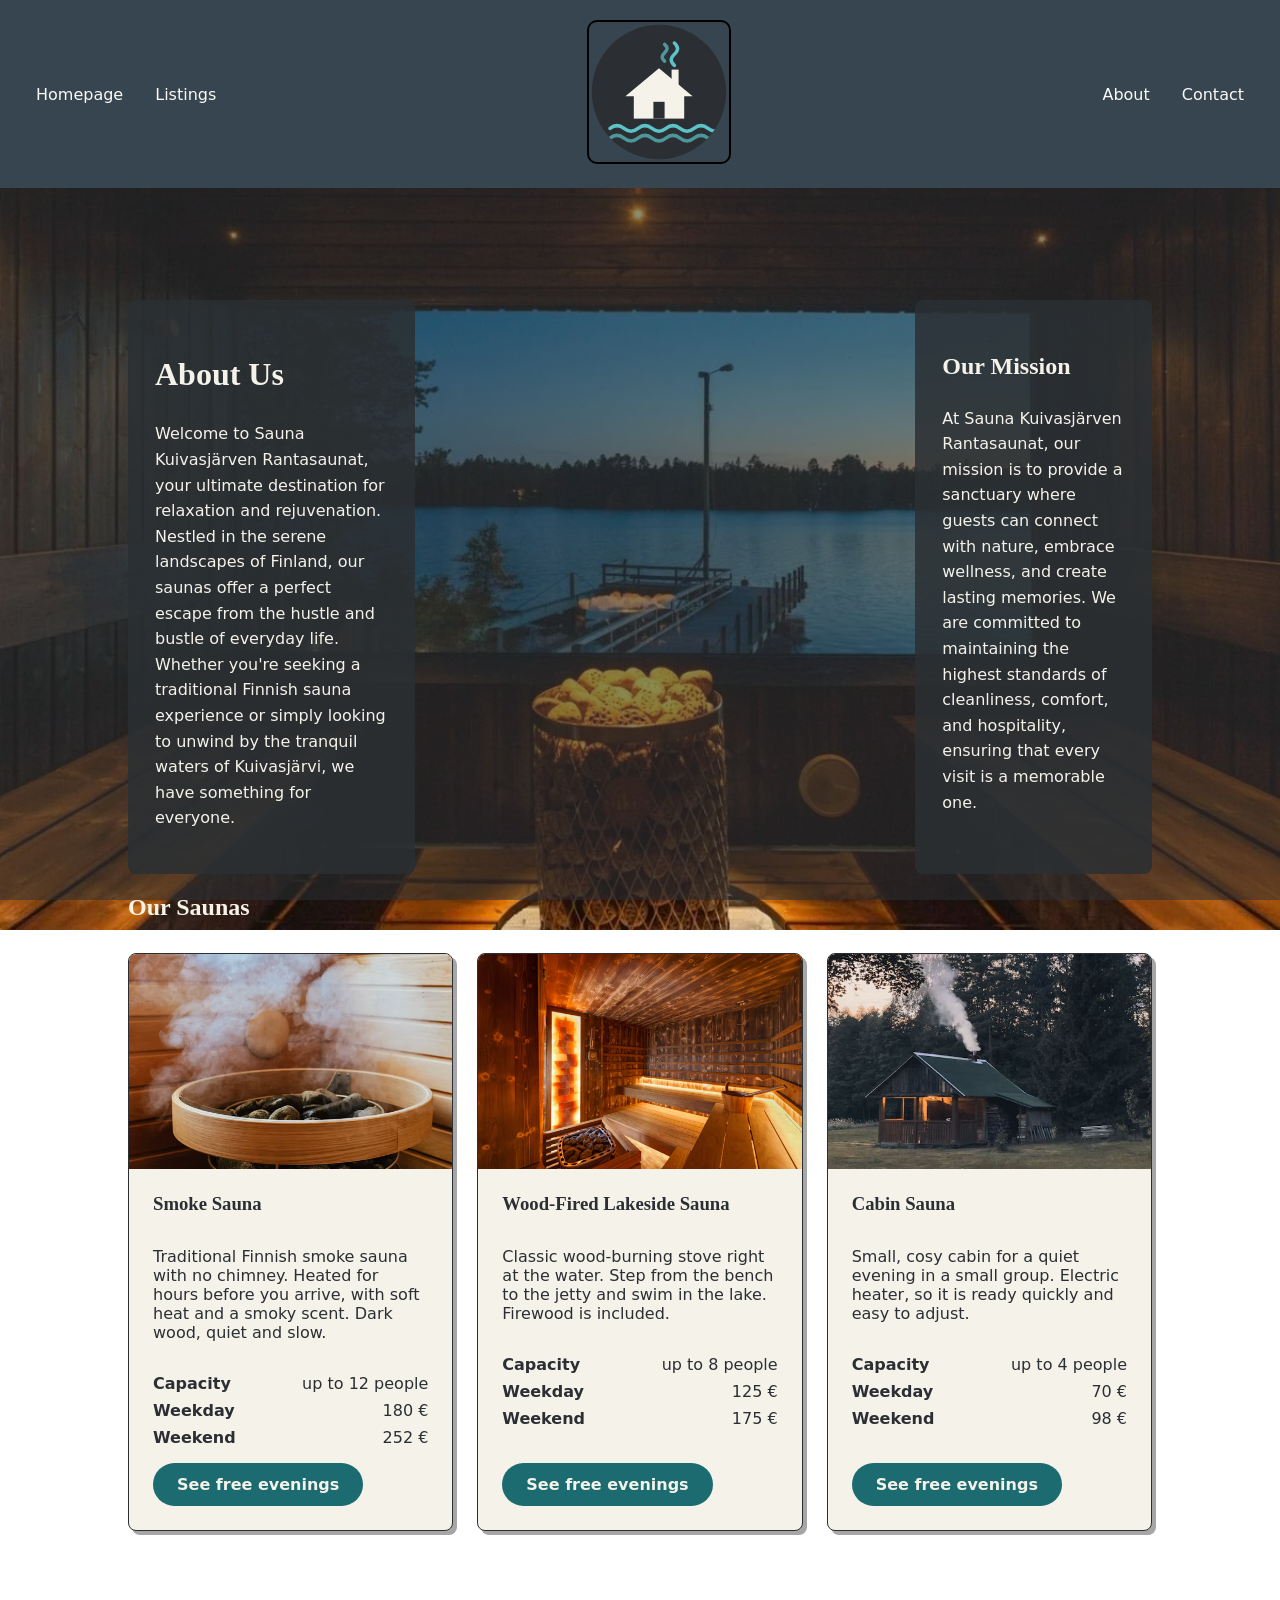
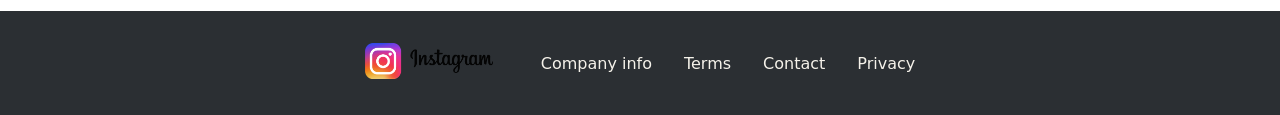
<file: index.html>
<!DOCTYPE html>
<html lang="en">
<head>
    <meta charset="UTF-8">
    <meta name="viewport" content="width=device-width, initial-scale=1.0">
    <title>Kuivasjärven Rantasaunat | Home</title>
    <link rel="stylesheet" href="style.css">
</head>
<body>
    <header>
    <nav class="navbar">
        <ul class="nav-list">
            <li class="nav-item"><a href="index.html">Homepage</a></li>
			<li class="nav-item"><a href="listing.html">Listings</a></li>
             <li class="nav-logo"><a href="index.html"><img src="images/logo-icon.svg" alt="Kuivasjärven Rantasaunat, to the homepage"></a></li>
            <li class="nav-item"><a href="about.html">About</a></li>
            <li class="nav-item"><a href="contact.html">Contact</a></li>
        </ul>
    </nav>
    </header>
    <main>
    <div class="background-img">
        <div class="main-info">
            <div class="main-box">
                <h1>About Us</h1>
                <p>Welcome to Sauna Kuivasjärven Rantasaunat, your ultimate destination for relaxation and rejuvenation. Nestled in the serene landscapes of Finland, our saunas offer a perfect escape from the hustle and bustle of everyday life. Whether you're seeking a traditional Finnish sauna experience or simply looking to unwind by the tranquil waters of Kuivasjärvi, we have something for everyone.</p>
            </div>
            <div class="main-box">
                <h2>Our Mission</h2>
                <p>At Sauna Kuivasjärven Rantasaunat, our mission is to provide a sanctuary where guests can connect with nature, embrace wellness, and create lasting memories. We are committed to maintaining the highest standards of cleanliness, comfort, and hospitality, ensuring that every visit is a memorable one.</p>
            </div>
        </div>
    <h2>Our Saunas</h2>
    <div class="card-grid">
	<article class="card">
		<img class="card-img" src="images/smoke.png" alt="Smoke sauna on the shore of Kuivasjärvi" width="600" height="400">
		<div class="card-body">
			<h3>Smoke Sauna</h3>
			<p>Traditional Finnish smoke sauna with no chimney. Heated for hours before you arrive, with soft heat and a smoky scent. Dark wood, quiet and slow.</p>
			<dl class="card-facts">
				<div><dt>Capacity</dt><dd>up to 12 people</dd></div>
				<div><dt>Weekday</dt><dd>180 €</dd></div>
				<div><dt>Weekend</dt><dd>252 €</dd></div>
			</dl>
			<a class="card-link" href="listing.html">See free evenings</a>
		</div>
	</article>
    	<article class="card">
		<img class="card-img" src="images/sauna2.png" alt="Wood-fired lakeside sauna with a jetty into the lake" width="600" height="400">
		<div class="card-body">
			<h3>Wood-Fired Lakeside Sauna</h3>
			<p>Classic wood-burning stove right at the water. Step from the bench to the jetty and swim in the lake. Firewood is included.</p>
			<dl class="card-facts">
				<div><dt>Capacity</dt><dd>up to 8 people</dd></div>
				<div><dt>Weekday</dt><dd>125 €</dd></div>
				<div><dt>Weekend</dt><dd>175 €</dd></div>
			</dl>
			<a class="card-link" href="listing.html">See free evenings</a>
		</div>
	</article>
    	<article class="card">
		<img class="card-img" src="images/cabin.png" alt="Small wooden cabin sauna in the forest" width="600" height="400">
		<div class="card-body">
			<h3>Cabin Sauna</h3>
			<p>Small, cosy cabin for a quiet evening in a small group. Electric heater, so it is ready quickly and easy to adjust.</p>
			<dl class="card-facts">
				<div><dt>Capacity</dt><dd>up to 4 people</dd></div>
				<div><dt>Weekday</dt><dd>70 €</dd></div>
				<div><dt>Weekend</dt><dd>98 €</dd></div>
			</dl>
			<a class="card-link" href="listing.html">See free evenings</a>
		</div>
	</article>
    </div>
    </div>
    </main>
    <footer class="site-footer">
	<a href="https://www.instagram.com/">
		<img src="images/logowo.png" alt="Instagram" class="instagram">
	</a>
	<ul class="footer-links">
		<li><a href="about.html">Company info</a></li>
		<li><a href="#">Terms</a></li>
		<li><a href="contact.html">Contact</a></li>
		<li><a href="#">Privacy</a></li>
	</ul>
    </footer>
</body>
</html>
</file>
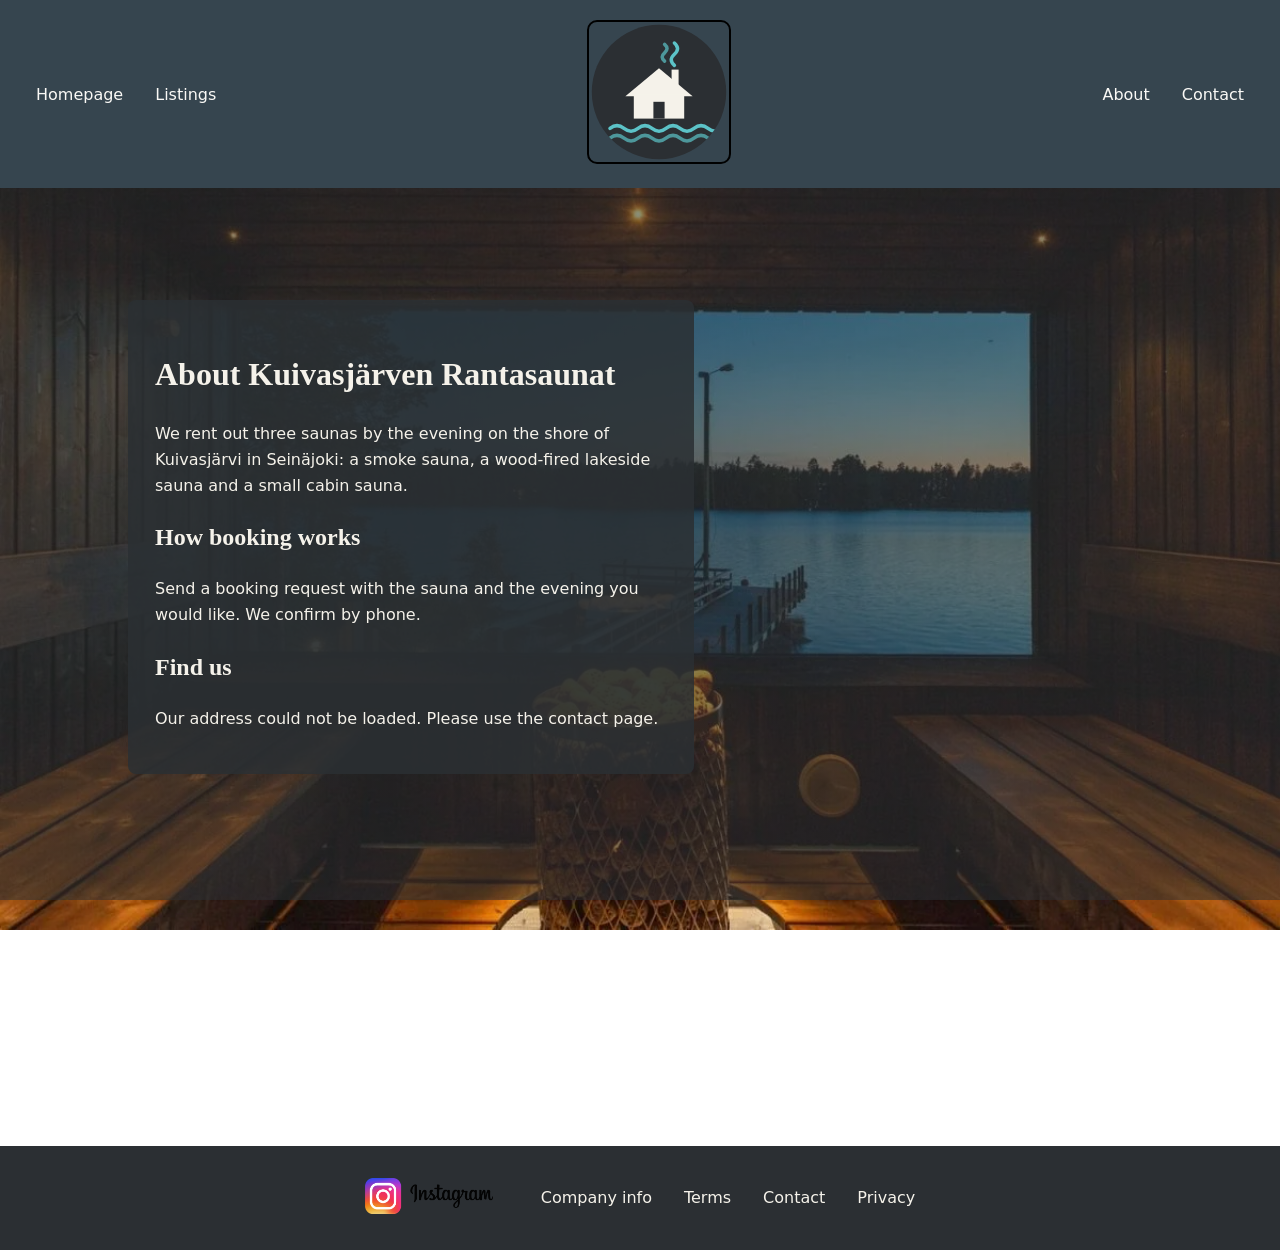
<file: about.html>
<!DOCTYPE html>
<html lang="en">
<head>
    <meta charset="UTF-8">
    <meta name="viewport" content="width=device-width, initial-scale=1.0">
    <title>About | Kuivasjärven Rantasaunat</title>
    <link rel="stylesheet" href="style.css">
    <script src="api.js" defer></script>
    <script src="about.js" defer></script>
</head>
<body>
    <header>
    <nav class="navbar">
        <ul class="nav-list">
            <li class="nav-item"><a href="index.html">Homepage</a></li>
			<li class="nav-item"><a href="listing.html">Listings</a></li>
             <li class="nav-logo"><a href="index.html"><img src="images/logo-icon.svg" alt="Kuivasjärven Rantasaunat, to the homepage"></a></li>
            <li class="nav-item"><a href="about.html">About</a></li>
            <li class="nav-item"><a href="contact.html">Contact</a></li>
        </ul>
    </nav>
    </header>
    <main>
    <div class="background-img">
        <div class="main-info">
            <div class="main-box">
                <h1>About Kuivasjärven Rantasaunat</h1>
                <p>We rent out three saunas by the evening on the shore of Kuivasjärvi in Seinäjoki: a smoke sauna, a wood-fired lakeside sauna and a small cabin sauna.</p>
                <h2>How booking works</h2>
                <p>Send a booking request with the sauna and the evening you would like. We confirm by phone.</p>
                <h2>Find us</h2>
                <p id="customer-info">Loading our address…</p>
            </div>
        </div>
    </div>
    </main>
    <footer class="site-footer">
	<a href="https://www.instagram.com/">
		<img src="images/logowo.png" alt="Instagram" class="instagram">
	</a>
	<ul class="footer-links">
		<li><a href="about.html">Company info</a></li>
		<li><a href="#">Terms</a></li>
		<li><a href="contact.html">Contact</a></li>
		<li><a href="#">Privacy</a></li>
	</ul>
    </footer>
</body>
</html>
</file>
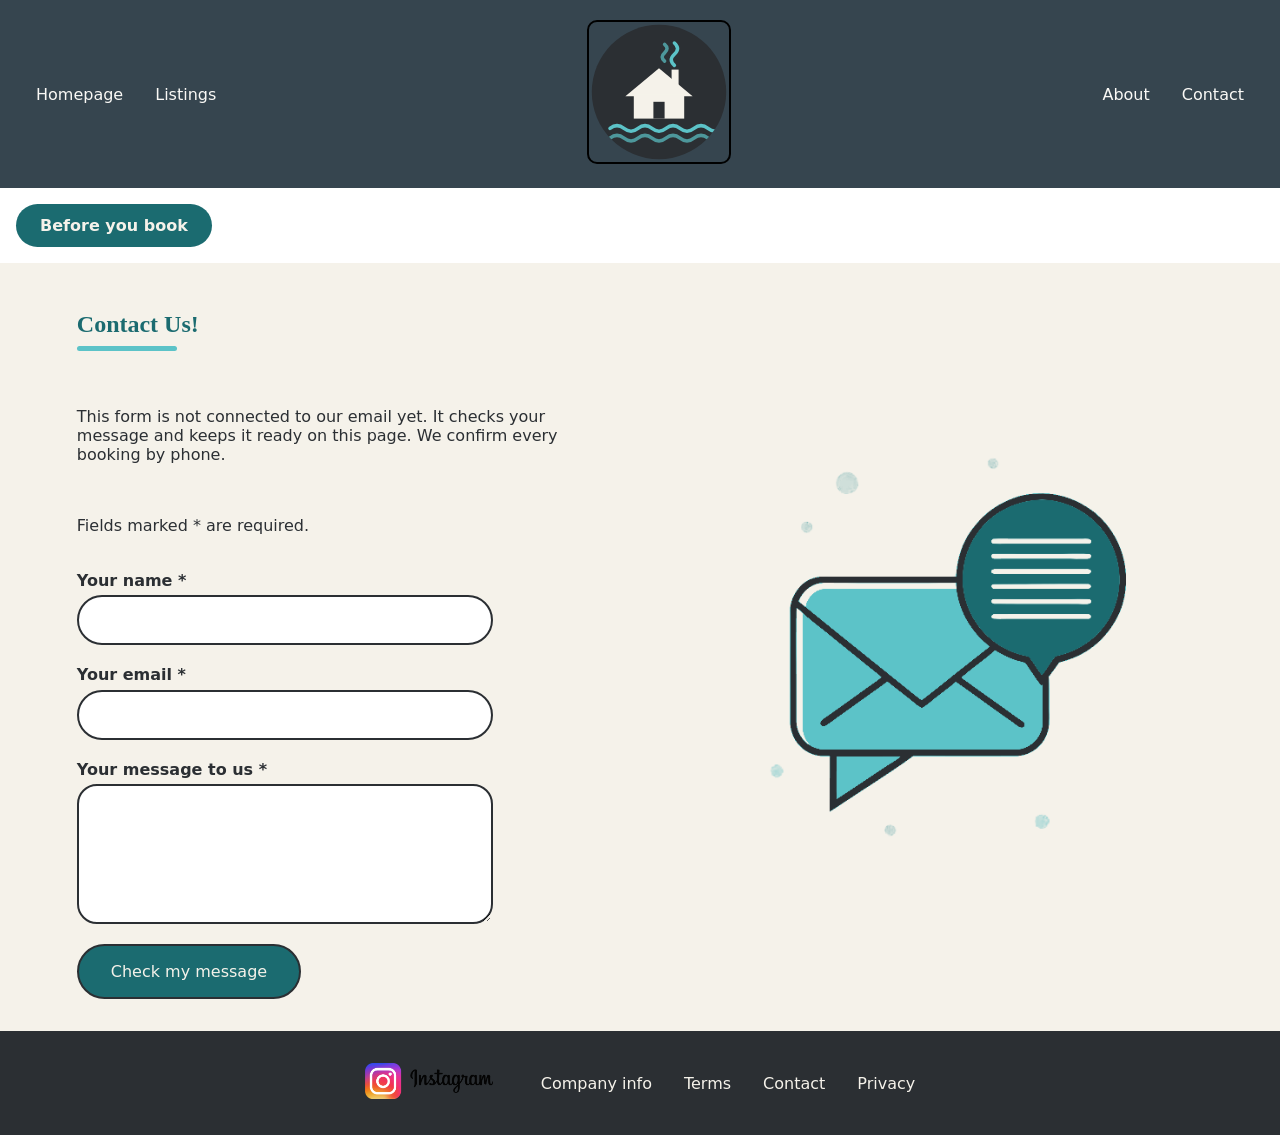
<file: contact.html>
<!DOCTYPE html>
<html lang="en">
<head>
    <meta charset="UTF-8">
    <meta name="viewport" content="width=device-width, initial-scale=1.0">
    <title>Contact | Kuivasjärven Rantasaunat</title>
    <link rel="stylesheet" href="style.css">
    <script src="form.js" defer></script>
</head>
<body>
    <header>
    <nav class="navbar">
        <ul class="nav-list">
            <li class="nav-item"><a href="index.html">Homepage</a></li>
			<li class="nav-item"><a href="listing.html">Listings</a></li>
             <li class="nav-logo"><a href="index.html"><img src="images/logo-icon.svg" alt="Kuivasjärven Rantasaunat, to the homepage"></a></li>
            <li class="nav-item"><a href="about.html">About</a></li>
            <li class="nav-item"><a href="contact.html">Contact</a></li>
        </ul>
    </nav>
    </header>
    <main>
      <div class="contact-help">
            <button type="button" id="info-button" popovertarget="info-menu">Before you book</button>
            <ul id="info-menu" popover>
                <li><a href="listing.html">Saunas and prices</a></li>
                <li><a href="about.html#booking">How booking works</a></li>
                <li><a href="about.html#find">Find us</a></li>
            </ul>
        </div>
        <div class="contact-container">
            <form id="contact-form" action="https://api.web3forms.com/submit" method="POST" class="contact-left">
                <div class="contact-left-title">
                    <h1>Contact Us!</h1>
                    <hr>
                </div>
                <p>This form is not connected to our email yet. It checks your message and keeps it ready on this page. We confirm every booking by phone.</p>
                <p>Fields marked * are required.</p>
                <input type="hidden" name="access_key" value="15ca491f-cb7a-4439-8b55-af477f0ef5aa">

                <div class="field">
                    <label for="name">Your name *</label>
                    <input id="name" name="name" type="text" class="contact-input" autocomplete="name" required aria-describedby="name-error">
                    <p class="error" id="name-error"></p>
                </div>

                <div class="field">
                    <label for="email">Your email *</label>
                    <input id="email" name="email" type="email" class="contact-input" autocomplete="email" required aria-describedby="email-error">
                    <p class="error" id="email-error"></p>
                </div>

                <div class="field">
                    <label for="message">Your message to us *</label>
                    <textarea id="message" name="message" class="contact-input" required aria-describedby="message-error"></textarea>
                    <p class="error" id="message-error"></p>
                </div>

                <button type="submit">Check my message</button>
                <p id="form-status" role="status"></p>
            </form>
            <div class="contact-right">
                <img src="images/kontakt-sauna.png" alt="Envelope with a speech bubble: send us a message">
            </div>
        </div>
    </main>
    <footer class="site-footer">
	<a href="https://www.instagram.com/">
		<img src="images/logowo.png" alt="Instagram" class="instagram">
	</a>
	<ul class="footer-links">
		<li><a href="about.html">Company info</a></li>
		<li><a href="#">Terms</a></li>
		<li><a href="contact.html">Contact</a></li>
		<li><a href="#">Privacy</a></li>
	</ul>
    </footer>
</body>
</html>
</file>
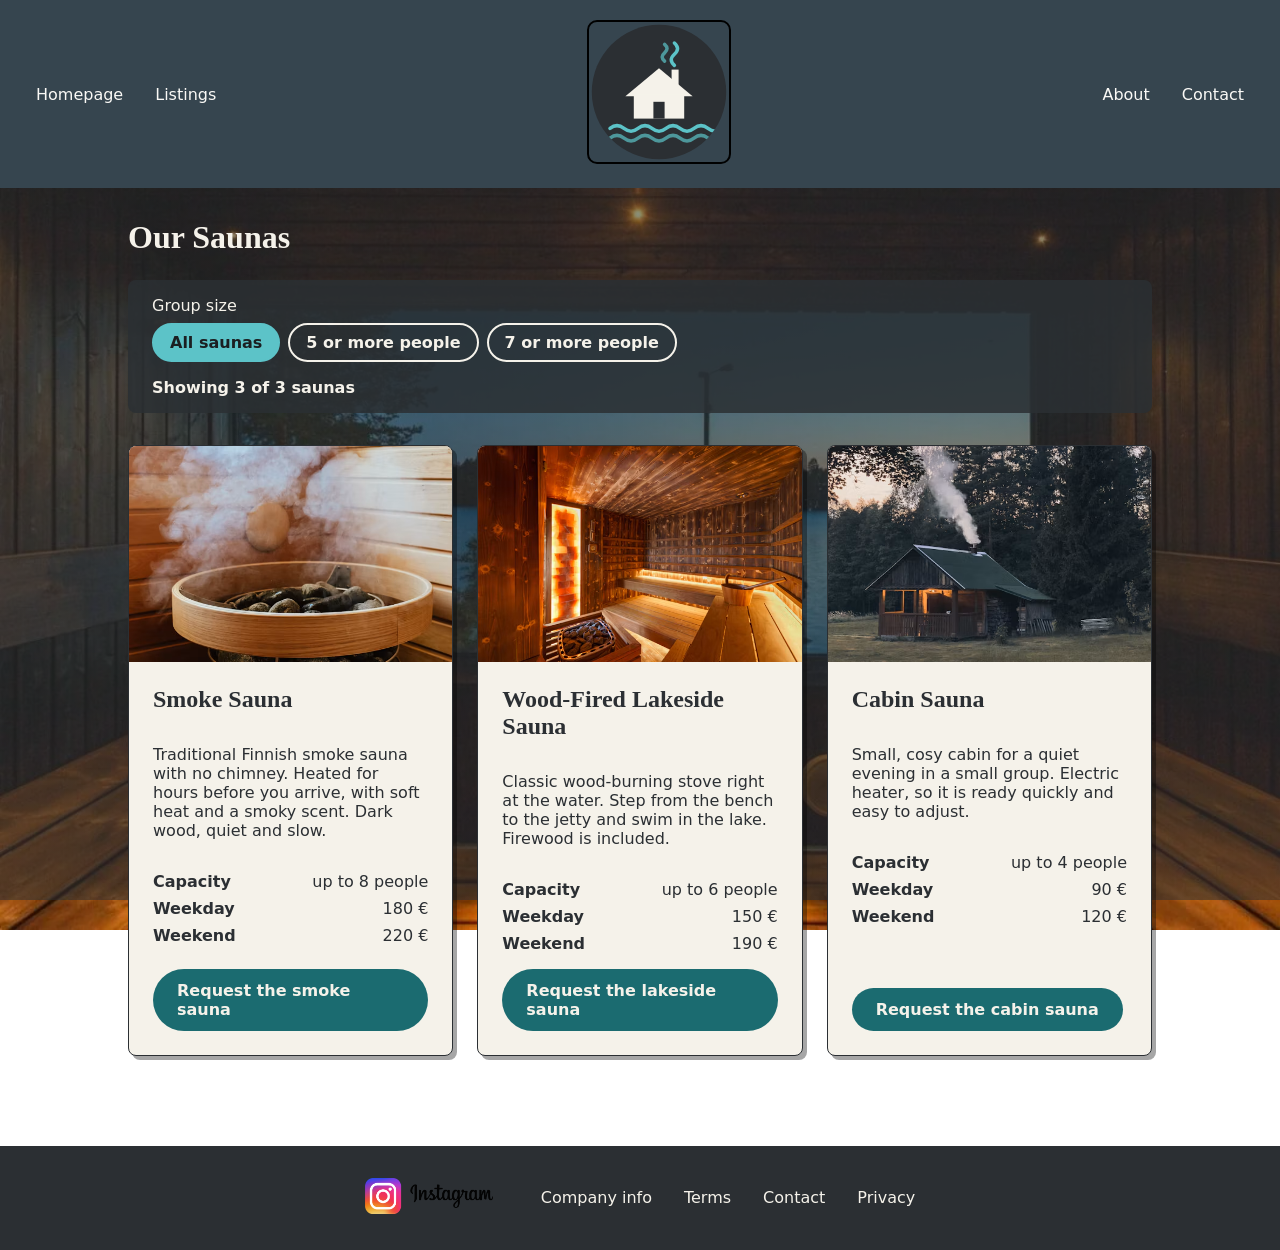
<file: listing.html>
<!DOCTYPE html>
<html lang="en">
<head>
    <meta charset="UTF-8">
    <meta name="viewport" content="width=device-width, initial-scale=1.0">
    <title>Our Saunas | Kuivasjärven Rantasaunat</title>
    <link rel="stylesheet" href="style.css">
    <script src="app.js" defer></script>
</head>
<body>
    <header>
    <nav class="navbar">
        <ul class="nav-list">
            <li class="nav-item"><a href="index.html">Homepage</a></li>
			<li class="nav-item"><a href="listing.html">Listings</a></li>
             <li class="nav-logo"><a href="index.html"><img src="images/logo-icon.svg" alt="Kuivasjärven Rantasaunat, to the homepage"></a></li>
            <li class="nav-item"><a href="about.html">About</a></li>
            <li class="nav-item"><a href="contact.html">Contact</a></li>
        </ul>
    </nav>
    </header>
    <main>
    <div class="background-img">
    <h1>Our Saunas</h1>
    <div class="filter-bar">
        <p id="filter-label">Group size</p>
        <div class="filter-buttons" role="group" aria-labelledby="filter-label">
            <button type="button" data-filter="all" aria-pressed="true">All saunas</button>
            <button type="button" data-filter="5" aria-pressed="false">5 or more people</button>
            <button type="button" data-filter="7" aria-pressed="false">7 or more people</button>
        </div>
        <p id="sauna-status" role="status">Showing 3 of 3 saunas</p>
    </div>
    <div class="card-grid" id="sauna-list">
	<article class="card" data-capacity="8">
		<img class="card-img" src="images/smoke.png" alt="Smoke sauna on the shore of Kuivasjärvi" width="600" height="400">
		<div class="card-body">
			<h2>Smoke Sauna</h2>
			<p>Traditional Finnish smoke sauna with no chimney. Heated for hours before you arrive, with soft heat and a smoky scent. Dark wood, quiet and slow.</p>
			<dl class="card-facts">
				<div><dt>Capacity</dt><dd>up to 8 people</dd></div>
				<div><dt>Weekday</dt><dd>180 €</dd></div>
				<div><dt>Weekend</dt><dd>220 €</dd></div>
			</dl>
			<a class="card-link" href="contact.html">Request the smoke sauna</a>
		</div>
	</article>
    	<article class="card" data-capacity="6">
		<img class="card-img" src="images/sauna2.png" alt="Wood-fired lakeside sauna with a jetty into the lake" width="600" height="400">
		<div class="card-body">
			<h2>Wood-Fired Lakeside Sauna</h2>
			<p>Classic wood-burning stove right at the water. Step from the bench to the jetty and swim in the lake. Firewood is included.</p>
			<dl class="card-facts">
				<div><dt>Capacity</dt><dd>up to 6 people</dd></div>
				<div><dt>Weekday</dt><dd>150 €</dd></div>
				<div><dt>Weekend</dt><dd>190 €</dd></div>
			</dl>
			<a class="card-link" href="contact.html">Request the lakeside sauna</a>
		</div>
	</article>
    	<article class="card" data-capacity="4">
		<img class="card-img" src="images/cabin.png" alt="Small wooden cabin sauna in the forest" width="600" height="400">
		<div class="card-body">
			<h2>Cabin Sauna</h2>
			<p>Small, cosy cabin for a quiet evening in a small group. Electric heater, so it is ready quickly and easy to adjust.</p>
			<dl class="card-facts">
				<div><dt>Capacity</dt><dd>up to 4 people</dd></div>
				<div><dt>Weekday</dt><dd>90 €</dd></div>
				<div><dt>Weekend</dt><dd>120 €</dd></div>
			</dl>
			<a class="card-link" href="contact.html">Request the cabin sauna</a>
		</div>
	</article>
    </div>
    </div>
    </main>
    <footer class="site-footer">
	<a href="https://www.instagram.com/">
		<img src="images/logowo.png" alt="Instagram" class="instagram">
	</a>
	<ul class="footer-links">
		<li><a href="about.html">Company info</a></li>
		<li><a href="#">Terms</a></li>
		<li><a href="contact.html">Contact</a></li>
		<li><a href="#">Privacy</a></li>
	</ul>
    </footer>
</body>
</html>
</file>
<file: style.css>
:root {
	color-scheme: light dark;
	--bg-page: #F5F2EA;      --text: #2B2F33;       --heading: #1B6B70;
	--field-bg: #FFFFFF;     --field-text: #2B2F33; --field-border: #2B2F33;
	--placeholder: #5A5F63;  --accent: #1B6B70;     --accent-text: #F5F2EA;
	--accent-hover: #2B2F33; --accent-line: #5CC3C8; --focus: #1B6B70;

	--nav-bg: #36454F; --nav-text: #FAF9F6; --footer-bg: #2B2F33;
	--text-on-dark: #F5F2EA; --panel-bg: rgba(43, 47, 51, 0.85);
	--hero-overlay: rgba(43, 47, 51, 0.55); --focus-on-dark: #5CC3C8;
	--font-heading: Georgia, "Times New Roman", serif;
	--font-text: system-ui, -apple-system, "Segoe UI", sans-serif;
	--space-1: 0.5rem; --space-2: 1rem; --space-3: 1.5rem; --space-4: 2rem;
	--card-bg: #F5F2EA;  --card-text: #2B2F33;  --card-border: #2B2F33;

}

@media (prefers-color-scheme: dark) {
	:root {
		--bg-page: #1F2326;      --text: #F5F2EA;       --heading: #5CC3C8;
		--field-bg: #2B2F33;     --field-text: #F5F2EA; --field-border: #5CC3C8;
		--placeholder: #A9B0B5;  --accent: #5CC3C8;     --accent-text: #1B1F22;
		--accent-hover: #F5F2EA; --focus: #5CC3C8;
		--hero-overlay: rgba(31, 35, 38, 0.7);
		--card-bg: #2B2F33;  --card-text: #F5F2EA;  --card-border: #5CC3C8;
	}
}
 
h1, h2, h3 { font-family: var(--font-heading); }

a:focus-visible, button:focus-visible {
	outline: 0.1875rem solid var(--focus);
	outline-offset: 0.25rem;
}
.navbar a:focus-visible, .site-footer a:focus-visible {
	outline-color: var(--focus-on-dark);
}
body{
    margin:0;
	font-family: var(--font-text);
}
.background-img {
	min-height: 100vh;
	padding: 0.625em 10% 3em;
	background-image:
		linear-gradient(rgba(43, 47, 51, 0.55), rgba(43, 47, 51, 0.55)),
		url("images/image3.png");
	background-repeat: no-repeat;
	background-position: center;
	background-size: cover;
	background-attachment: fixed;
	color: #F5F2EA;
}
@media (max-width: 800px), (prefers-reduced-motion: reduce) {
	.background-img {
		background-attachment: scroll;
	}
}
.navbar{
	background-color:  var(--nav-bg);
}
.nav-list{
	display: flex;
	justify-content: center;
	align-items: center;
	list-style: none;
	padding: 1.25em;
	margin: 0;
}
.nav-item{
	margin: 0 1em;
	position: relative;
}
.nav-item a{
	color: #FAF9F6;
	text-decoration: none;
}
.nav-logo{
	margin: 0 2em;
	flex: 1;
	text-align: center;
}
.nav-logo img{
	width: 8.75em;
	border: solid black 0.125em;
	border-radius: 0.625em;
}
.main-info{
	display: flex;
	column-gap: 31.25em;
}
.main-box{
	margin-top: 10%;
	border-style: solid;
	border-color: transparent;
	background-color: transparent;
    background: rgba(43, 47, 51, 0.85);
	color: #F5F2EA;
	padding: 1.5em;
	border-radius: 0.5em;
	max-width: 32rem;
	line-height: 1.6;
}
.content{
    background-color: var(--nav-bg);
}
.site-footer {
	display: flex;
	flex-wrap: wrap;
	align-items: center;
	justify-content: center;
	gap: 1.5em 3em;
	padding: 2em 10%;
	background-color: #2B2F33; /* oder dieselbe Farbe wie deine Navbar */
	color: #F5F2EA;
}
.footer-links {
	display: flex;
	flex-wrap: wrap;
	gap: 0.75em 2em;
	list-style: none;
	margin: 0;
	padding: 0;
}
.footer-links a {
	color: #F5F2EA;
	text-decoration: none;
}
.footer-links a:hover,
.footer-links a:focus-visible {
	text-decoration: underline;
}
.instagram {
	width: 8em;
}
.contact-container {
	display: grid;
	grid-template-columns: 1fr 1fr;
	min-height: 80vh;
	background-color: #F5F2EA;
	color: #2B2F33;
	font-family: inherit;
}

.contact-left {
	display: flex;
	flex-direction: column;
	justify-content: center;
	align-items: stretch;
	gap: 1.25em;
	padding: 2em clamp(1.5em, 6vw, 5em);
}

.contact-right {
	display: flex;
	align-items: center;
	justify-content: center;
	padding: 2em;
}

.contact-right img {
	width: 100%;
	max-width: 34em;
	height: auto;
}

.contact-left-title h1 {
	font-weight: 600;
	font-size: x-large;
	color: var(--accent);
	margin-bottom: 0.3125em;
}

.contact-left-title hr {
	border: none;
	width: 6.25em;
	height: 0.3125em;
	margin: 0 0 1.25em;
	background-color: #5CC3C8;
	border-radius: 0.625em;
}

.contact-input,
.contact-left textarea,
.contact-left button {
	font: inherit;
}

.contact-input {
	width: 100%;
	max-width: 26em;
	height: 3.125em;
	padding: 0 1.5625em;
	border: 0.125em solid var(--field-border);
	border-radius: 3.125em;
	background-color: var(--field-bg);
	color: var(--field-text);
	box-sizing: border-box;
}

.contact-input::placeholder {
	color: #5A5F63;
	opacity: 1;
}

.contact-left textarea {
	height: 8.75em;
	padding: 1em 1.5625em;
	border-radius: 1.25em;
	resize: vertical;
	box-sizing: border-box;
}

.contact-input:focus-visible,
.contact-left button:focus-visible {
	outline: 0.1875em solid var(--accent);
	outline-offset: 0.125em;
}

.contact-left button {
	align-self: flex-start;
	padding: 1em 2em;
	border: 0.125em solid #2B2F33;
	border-radius: 3.125em;
	background-color: var(--accent);
	color: #F5F2EA;
	cursor: pointer;
}

.contact-left button:hover {
	background-color: #2B2F33;
}

@media (max-width: 800px) {
	.contact-container {
		grid-template-columns: 1fr;
	}
	.contact-right {
		display: none;
	}
}
@media (max-width: 1100px) {
	.main-info {
		flex-direction: column;
		gap: 0;
	}
	.main-box {
		margin-top: 1.5em;
	}
}

@media (max-width: 800px) {
	.footer-links {
		justify-content: center;
	}
	.footer-links a {
		display: inline-block;
		padding: 0.5em 0;
	}
}

@media (max-width: 600px) {
	.nav-list {
		flex-wrap: wrap;
		gap: 0.25em 1em;
		padding: 0.75em;
	}
	.nav-logo {
		order: -1;
		flex: 0 0 100%;
		margin: 0 0 0.5em;
	}
	.nav-logo img {
		width: 4em;
	}
	.nav-item {
		margin: 0;
	}
	.nav-item a {
		display: inline-block;
		padding: 0.75em 0.5em;
	}
}
.card-grid {
	display: grid;
	grid-template-columns: repeat(auto-fit, minmax(16rem, 1fr));
	gap: var(--space-3);
	margin-block: var(--space-4);
}
.card {
	display: flex;
	flex-direction: column;
	overflow: hidden;
	background-color: var(--card-bg);
	color: var(--card-text);
	border: 1px solid var(--card-border);
	border-radius: 0.5rem;
	box-shadow: 0.25rem 0.25rem 0 rgba(0, 0, 0, 0.35);
	transition: transform 0.3s ease;
}
.card:hover { transform: translateY(-0.25rem); }
.card-img { display: block; width: 100%; height: auto; aspect-ratio: 3 / 2; object-fit: cover; }
.card-body { display: flex; flex-direction: column; flex: 1; gap: var(--space-2); padding: var(--space-3); }
.card-body h2, .card-body h3 { margin: 0; }
.card-facts { display: grid; gap: var(--space-1); margin: 0; }
.card-facts div { display: flex; justify-content: space-between; gap: var(--space-2); }
.card-facts dt { font-weight: 600; }
.card-facts dd { margin: 0; }
.card-link {
	align-self: flex-start;
	margin-top: auto;
	padding: 0.75rem 1.5rem;
	border-radius: 3.125rem;
	background-color: var(--accent);
	color: var(--accent-text);
	font-weight: 600;
	text-decoration: none;
}
.card-link:hover { background-color: var(--accent-hover); }
@media (prefers-reduced-motion: reduce) {
	.card { transition: none; }
	.card:hover { transform: none; }
}
/* E3: filter bar on the listing page */
.card[hidden] { display: none; }
.filter-bar {
	margin-block: var(--space-3);
	padding: var(--space-2) var(--space-3);
	background-color: var(--panel-bg);
	color: var(--text-on-dark);
	border-radius: 0.5rem;
}
.filter-bar p { margin: 0 0 var(--space-1); }
.filter-buttons { display: flex; flex-wrap: wrap; gap: var(--space-1); margin-bottom: var(--space-2); }
.filter-buttons button {
	padding: 0.5rem 1rem;
	border: 2px solid var(--text-on-dark);
	border-radius: 3.125rem;
	background: transparent;
	color: var(--text-on-dark);
	font: inherit;
	font-weight: 600;
	cursor: pointer;
}
.filter-buttons button[aria-pressed="true"] {
	background-color: var(--accent-line);
	border-color: var(--accent-line);
	color: #1B1F22;
}
.filter-buttons button:focus-visible { outline: 3px solid var(--focus-on-dark); outline-offset: 2px; }
#sauna-status { font-weight: 600; margin-bottom: 0; }

/* E3: contact form */
/* The contact area is always light, so it keeps its own light colours in dark mode too. */
.contact-container {
	--field-bg: #FFFFFF; --field-text: #2B2F33; --field-border: #2B2F33;
	--accent: #1B6B70; --accent-text: #F5F2EA; --accent-hover: #2B2F33; --focus: #1B6B70;
}
.contact-help { margin-block: var(--space-2); padding-inline: var(--space-2); }
#info-button {
	anchor-name: --info;
	padding: 0.75rem 1.5rem;
	border: 0;
	border-radius: 3.125rem;
	background-color: var(--accent);
	color: var(--accent-text);
	font: inherit;
	font-weight: 600;
	cursor: pointer;
}
#info-button:hover { background-color: var(--accent-hover); }
#info-menu {
	position-anchor: --info;
	position-area: bottom span-right;
	inset: auto;
	margin: 0.25rem 0 0;
	position-try-fallbacks: flip-block;
	padding: var(--space-1);
	list-style: none;
	background-color: var(--card-bg);
	color: var(--card-text);
	border: 2px solid var(--card-border);
	border-radius: 0.5rem;
}
#info-menu a {
	display: block;
	padding: 0.5rem 1rem;
	color: var(--card-text);
}
.field { display: flex; flex-direction: column; gap: 0.35rem; }
.field label { font-weight: 600; color: #2B2F33; }
.field p { margin: 0; }
.hint { color: #4A5056; font-size: 0.9em; }
.error { color: #9B1C1C; font-weight: 600; }
.error:empty { display: none; }
[aria-invalid="true"] { border-color: #9B1C1C; border-left-width: 0.5rem; }
#form-status { font-weight: 600; color: #2B2F33; }
#form-status:empty { display: none; }

/* E4: evenings, total price, loading buttons */
.evenings { margin: 0; padding: 0; border: 0; min-width: 0; }
.evenings legend { padding: 0; margin-bottom: var(--space-1); font-weight: 600; }
.evenings ul { display: grid; gap: 0.25rem; margin: 0; padding: 0; list-style: none; }
.evenings li { padding-block: 0.25rem; }
.evenings label { display: flex; flex-wrap: wrap; align-items: center; gap: 0.25rem 0.5rem; min-height: 1.75rem; cursor: pointer; }
.evenings .state { white-space: nowrap; margin-left: auto; font-weight: 600; }
.evenings input[type="checkbox"] { width: 1.25rem; height: 1.25rem; accent-color: var(--accent); flex: none; }
.evenings .booked { opacity: 0.85; }
.evenings input[type="checkbox"]:focus-visible { outline: 3px solid var(--focus); outline-offset: 2px; }
.card .total { font-weight: 700; margin: 0; }
.list-buttons { margin: var(--space-2) 0; }
.list-buttons button {
	padding: 0.75rem 1.5rem;
	border: 2px solid var(--text-on-dark);
	border-radius: 3.125rem;
	background-color: var(--panel-bg);
	color: var(--text-on-dark);
	font: inherit;
	font-weight: 600;
	cursor: pointer;
}
.list-buttons button:focus-visible { outline: 3px solid var(--focus-on-dark); outline-offset: 2px; }
.list-buttons button[hidden] { display: none; }
.noscript { padding: var(--space-2); background-color: var(--panel-bg); color: var(--text-on-dark); border-radius: 0.5rem; }
</file>
